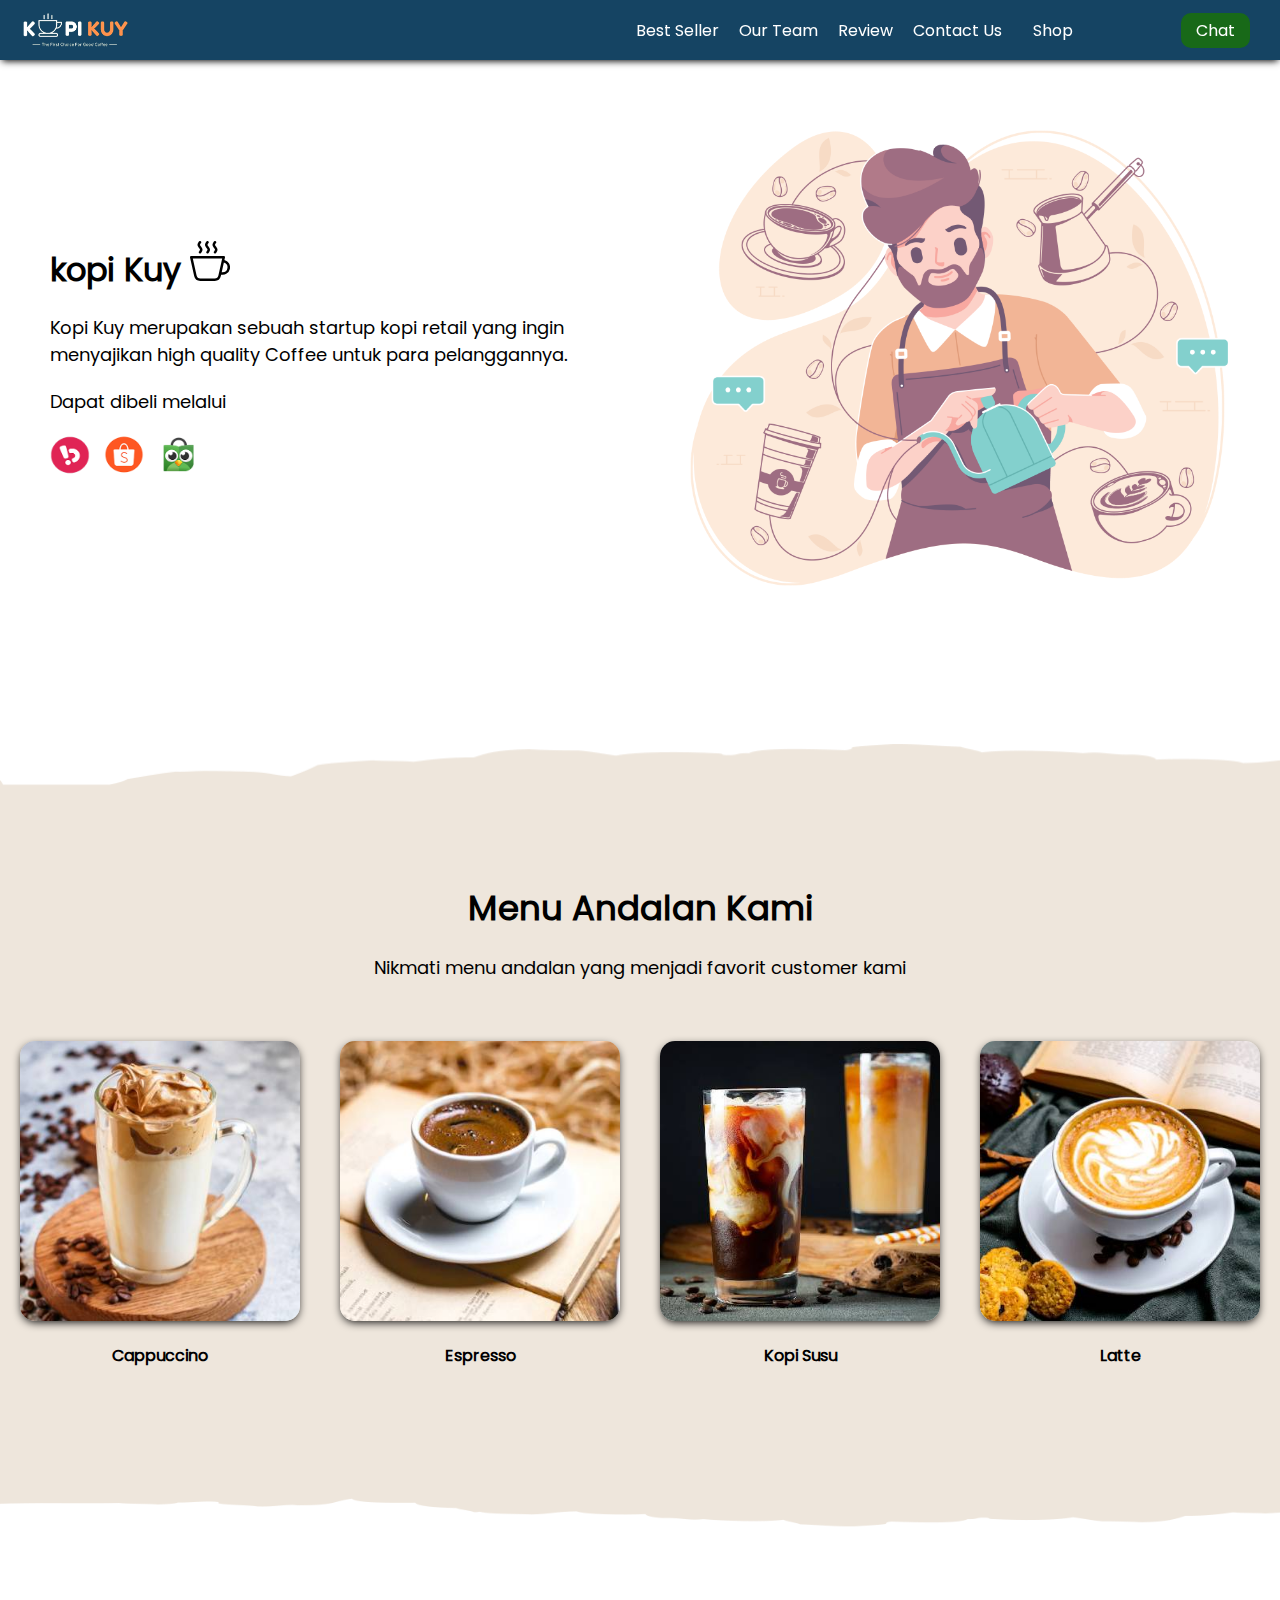
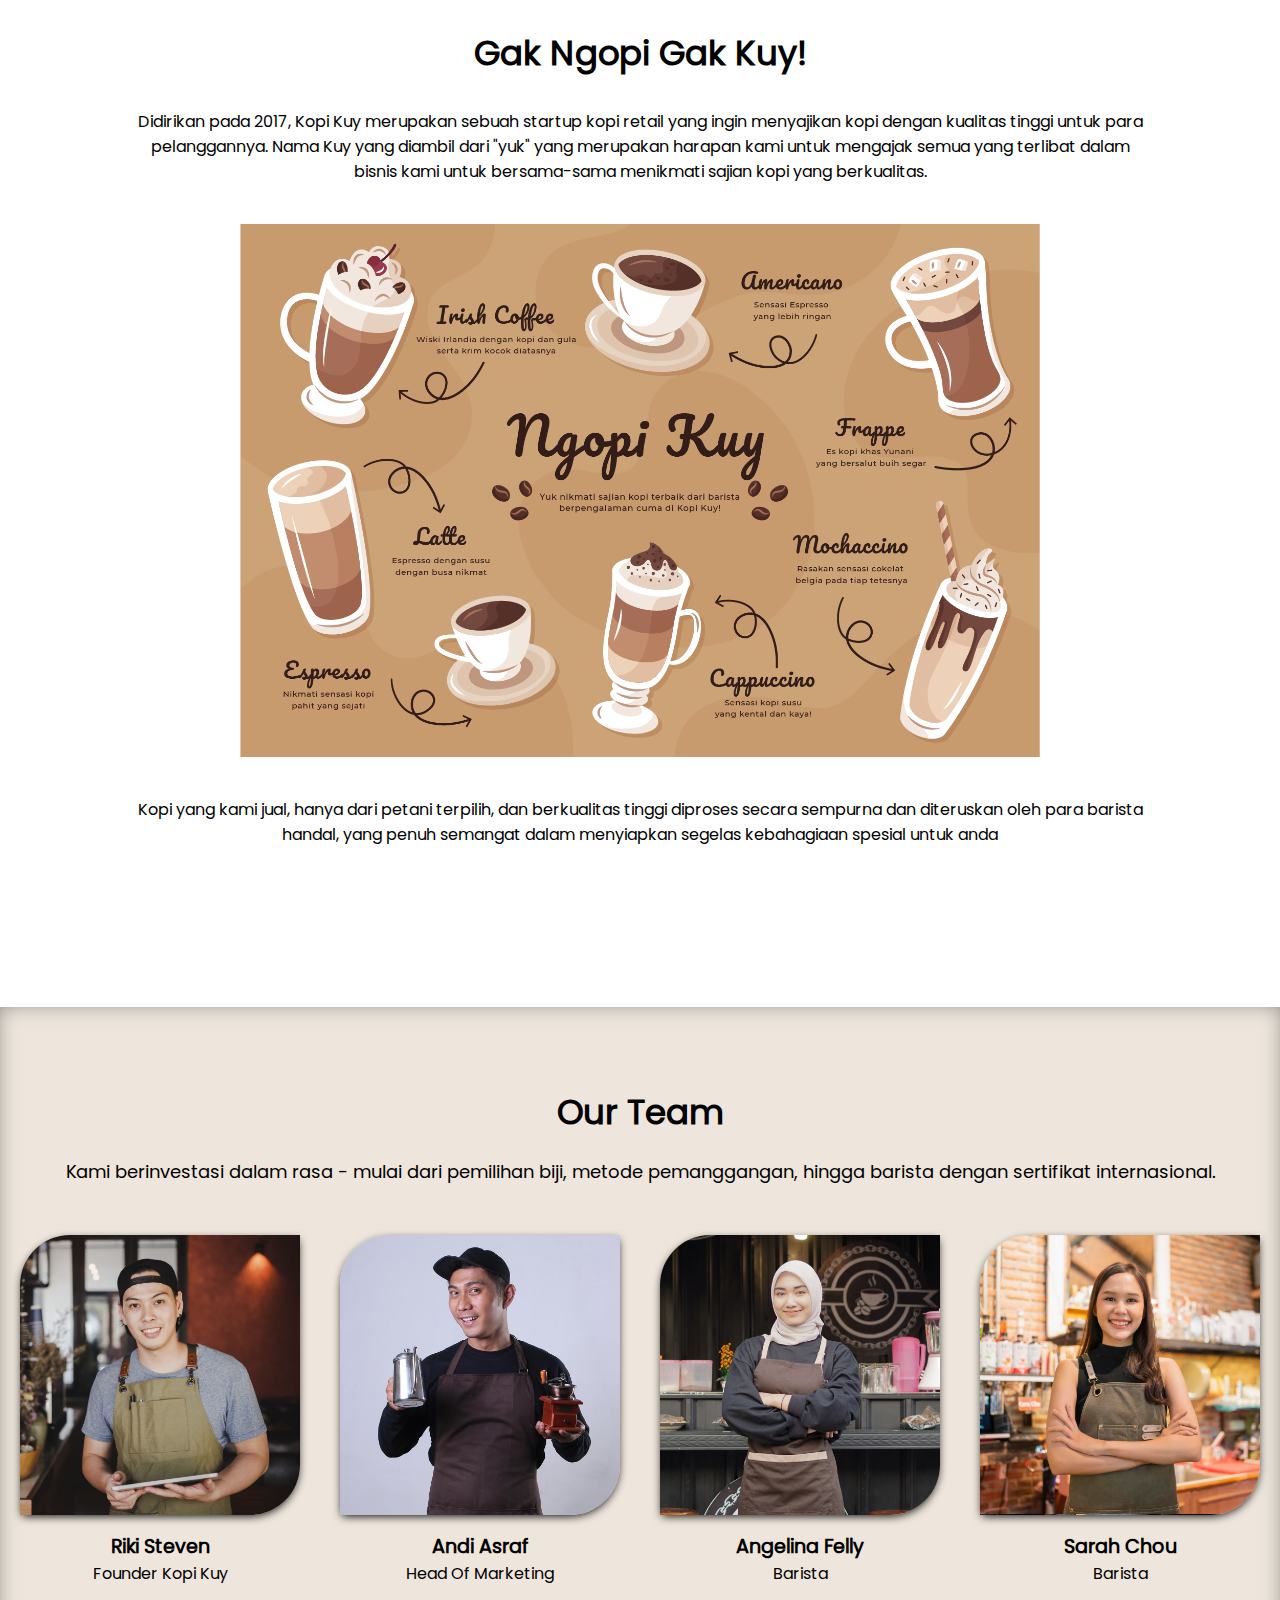
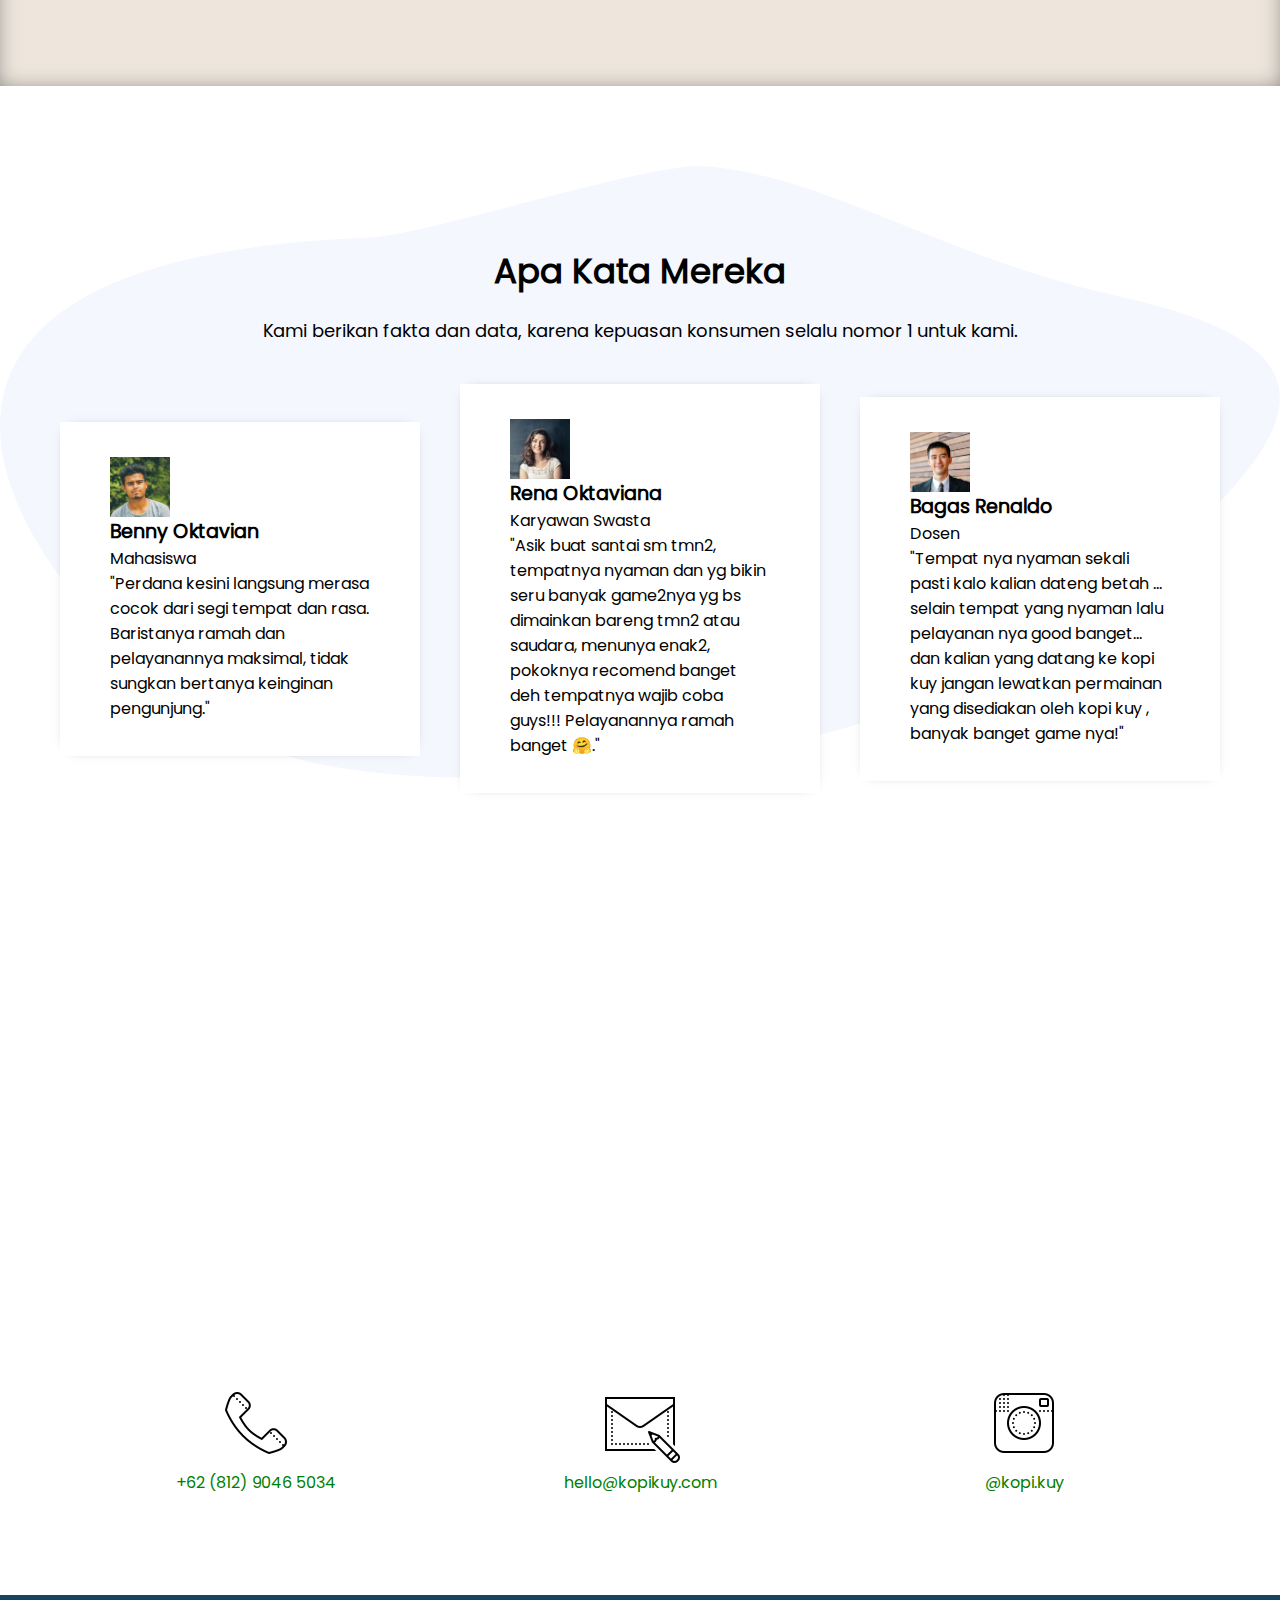
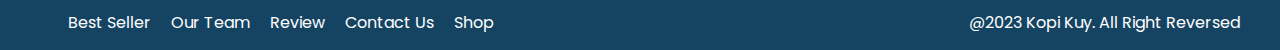
<file: index.html>
<!DOCTYPE html>
<html lang="id">

<head>
    <meta charset="UTF-8">
    <meta http-equiv="X-UA-Compatible" content="IE=edge">
    <meta name="viewport" content="width=device-width, initial-scale=1.0">
    <link rel="shortcut icon" href="images/favicon.ico" type="image/x-icon">
    <title>Website Kopi Kuy</title>
    <link rel="stylesheet" href="css/style.css">
</head>

<body>
    <nav>
        <img class="logo" src="images/logo/logo_kuy.png">
        <div class="navigasi">
            <a href="#best-seller">Best Seller</a>
            <a href="#our-team">Our Team</a>
            <a href="#review">Review</a>
            <a href="#contact-us">Contact Us</a>
        </div>
        <a class="shop" href="produk.html">Shop</a>
        <a class="chat" href="https://wa.me/628123456?text=Saya ingin bertanya" target="_blank">Chat</a>
    </nav>

    <!-- Tulis Kode HTML / <header> Setelah baris di bawah ini (baris 28) -->

<header>
    <div class="kiri">
        <h1>
            kopi Kuy
            <img src="images/icon/icon_kopi.svg" alt="">
        </h1>
        <p>Kopi Kuy merupakan sebuah startup kopi retail yang ingin menyajikan 
            high quality Coffee untuk para pelanggannya.
        </p>
        <p>
            Dapat dibeli melalui
        </p>
       
        <div class="olshop">
            <img src=" images/logo/logo_bukalapak.png" alt="">
            <img src=" images/logo/logo_shopee.png" alt="">
            <img src=" images/logo/logo_tokopedia.png" alt="">
        </div>

    </div>
    <div class="kanan">
        <img src="images/header/header6.png " alt="">

    </div>
</header>
 
<section class="best-seller" id="best-seller">
    <h2>
        Menu Andalan Kami
    </h2>
    <p>
        Nikmati menu andalan yang menjadi favorit customer kami
    </p>
    <div class="produk">
        <img src="images/produk/product_capuchino.jpg" alt="">
        <p>Cappuccino</p>
    </div>

    <div class="produk">
        <img src="images/produk/product_espresso.jpg" alt="">
        <p>Espresso</p>
    </div>

    </div><div class="produk">
        <img src="images/produk/product_kopi_susu.jpg" alt="">
        <p>Kopi Susu</p>
    </div>

    </div><div class="produk">
        <img src="images/produk/product_latte.jpg" alt="">
        <p>Latte</p>
    </div>

</section>

 <section class="about-us" id="about-us">
    <h2>
        Gak Ngopi Gak Kuy!
    </h2>
    <p>
        Didirikan pada 2017, Kopi Kuy merupakan sebuah startup kopi retail 
        yang ingin menyajikan kopi dengan kualitas tinggi untuk para pelanggannya. 
        Nama Kuy yang diambil dari "yuk" yang merupakan harapan kami untuk mengajak semua 
        yang terlibat dalam bisnis kami untuk bersama-sama menikmati sajian kopi yang berkualitas.
    </p>
    <img src="images/about-us/aset_kopi_jumbo.png" alt="">
    <p>
        Kopi yang kami jual, hanya dari petani terpilih, dan berkualitas tinggi diproses 
    secara sempurna dan diteruskan oleh para barista handal, yang penuh semangat 
    dalam menyiapkan segelas kebahagiaan spesial untuk anda
    </p>
</section>

<section class="our-team" id="our-team">
    <h2>
        Our Team
    </h2>
    <p>
        Kami berinvestasi dalam rasa - mulai dari pemilihan biji, metode pemanggangan, 
        hingga barista dengan sertifikat internasional.
    </p>
    <div class="team">
        <img src="images/team/team1.jpg" alt="">
        <h3>Riki Steven</h3>
        <p>Founder Kopi Kuy</p>
    </div>
    <div class="team">
        <img src="images/team/team2.jpg" alt="">
        <h3>Andi Asraf</h3>
        <p>Head Of Marketing</p>
    </div>
    <div class="team">
        <img src="images/team/team3.jpg" alt="">
        <h3>Angelina Felly</h3>
        <p>Barista</p>
    </div>
    <div class="team">
        <img src="images/team/team4.jpg" alt="">
        <h3>Sarah Chou</h3>
        <p>Barista</p>
    </div>
</section>

<section class="review" id="review">
    <h2> 
        Apa Kata Mereka
    </h2>
    <p>
        Kami berikan fakta dan data, karena kepuasan konsumen selalu nomor 1 untuk kami.
    </p>
    <div class="testimoni">
        <img src=" images/customer/customer1.jpg" alt="">
        <div class="profile"> </div>
            <h3>Benny Oktavian</h3>
            <p>Mahasiswa</p>
            <p>"Perdana kesini langsung merasa cocok dari segi tempat dan rasa. 
                Baristanya ramah dan pelayanannya maksimal, tidak sungkan bertanya keinginan pengunjung."</p>
    </div>
    <div class="testimoni">
        <img src="  images/customer/customer2.jpg" alt="">
        <div class="profile"></div>
            <h3>Rena Oktaviana</h3>
            <p>Karyawan Swasta</p>
            <p>"Asik buat santai sm tmn2, tempatnya nyaman dan yg bikin seru banyak game2nya 
                yg bs dimainkan bareng tmn2 atau saudara, menunya enak2, pokoknya recomend 
                banget deh tempatnya wajib coba guys!!! Pelayanannya ramah banget 🤗."</p>
    </div>
    <div class="testimoni">
        <img src=" images/customer/customer3.jpg" alt="">
        <div class="profile"></div>
            <h3>Bagas Renaldo</h3>
            <p>Dosen</p>
            <p>"Tempat nya nyaman sekali pasti kalo kalian dateng betah ... 
                selain tempat yang nyaman lalu pelayanan nya good banget... 
                dan kalian yang datang ke kopi kuy jangan lewatkan permainan yang disediakan 
                oleh kopi kuy , banyak banget game nya!"</p>
    </div>
   
</section>

<section class="contact-us" id="contact-us">
    <iframe src="https://www.google.com/maps/embed?pb=!1m14!1m8!1m3!1d7932.741866032694!2d106.668581!3d-6.214715!3m2!1i1024!2i768!4f13.1!3m3!1m2!1s0x2e69f9912c7f297b%3A0xe5a3a671dae861ab!2sKopi%20kuy!5e0!3m2!1sid!2sid!4v1680617229460!5m2!1sid!2sid"
            allowfullscreen="" loading="lazy" referrerpolicy="no-referrer-when-downgrade"" frameborder="0">
    </iframe>
    <div class="kontak">
        <img src="images/icon/icon_phone.png" alt="">
        <p>+62 (812) 9046 5034</p>
    </div>
    <div class="kontak">
        <img src="images/icon/icon_mail.png" alt="">
        <p>hello@kopikuy.com</p>
    </div>
    <div class="kontak">
        <img src="images/icon/icon_instagram.png" alt="">
        <p>@kopi.kuy</p>
    </div>

</section>

<footer>
    <div class="navigasi">
        <a href="#best-seller">Best Seller</a>
        <a href="#our-team">Our Team</a>
        <a href="#review">Review</a>
        <a href="#contact-us">Contact Us</a>
        <a href="produk.html">Shop</a>
    </div>
    <p>@2023 Kopi Kuy. All Right Reversed</p>
</footer>

  
</section>
 
    <!--
        Kode HTML tidak boleh lewat dari batas ini
        Pastikan setiap section di tutup
        misalnya kode <section class="best-seller"> harus ada
        di bawah kode </header> (perhatikan ada garis miringnya
        dan setiap section harus setelah kode </section>
        jangan menulis <section> di dalam <section>
    -->
</body>

</html>
</file>
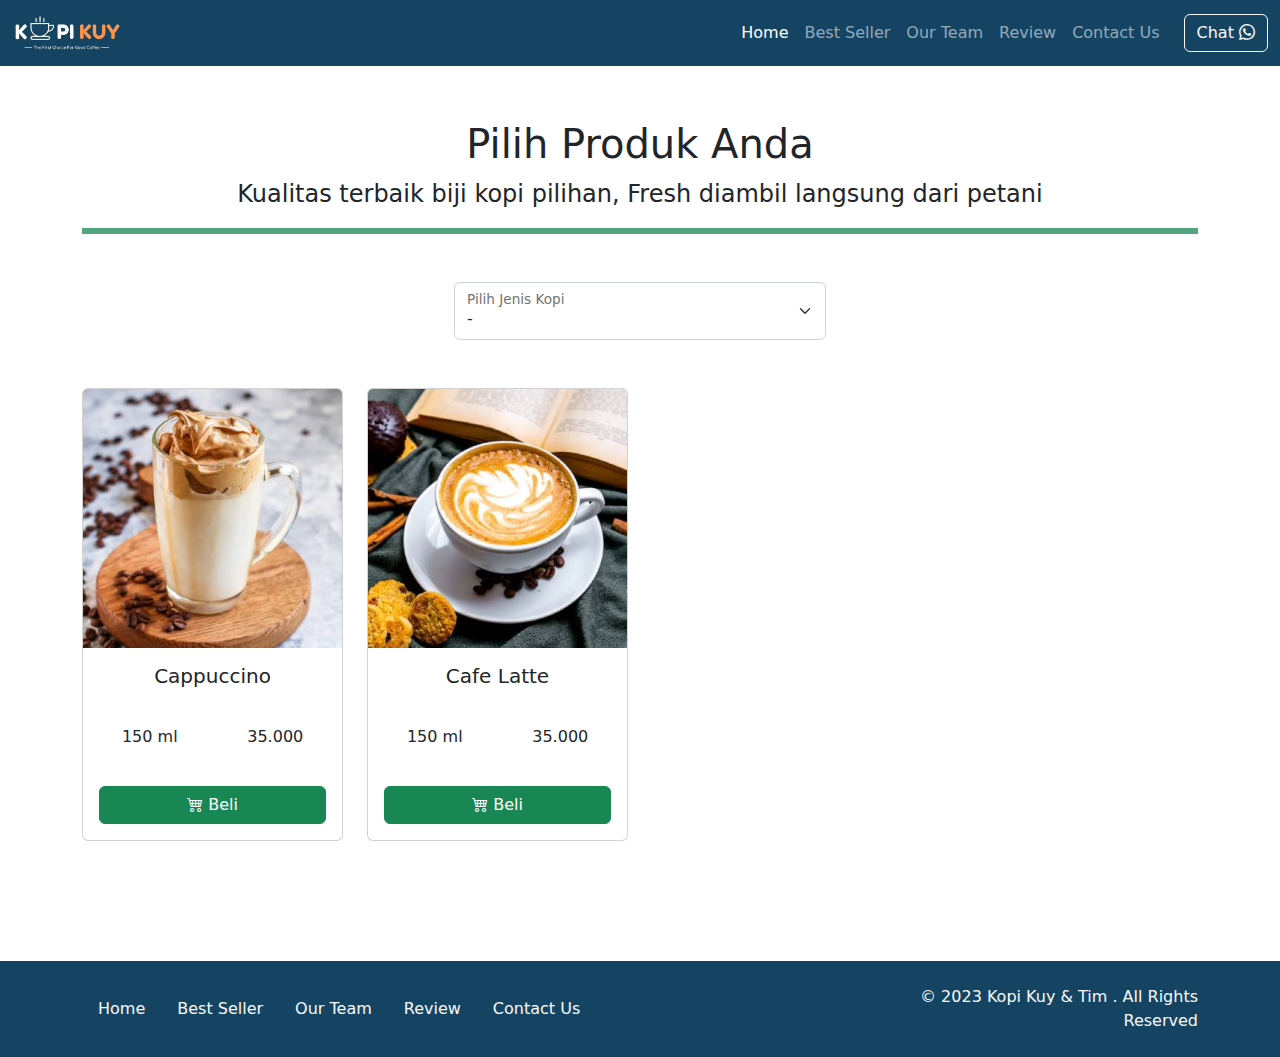
<file: produk.html>
<!DOCTYPE html>
<html lang="id">

<head>
    <meta charset="UTF-8">
    <meta http-equiv="X-UA-Compatible" content="IE=edge">
    <meta name="viewport" content="width=device-width, initial-scale=1.0">
    <link rel="shortcut icon" href="images/favicon/favicon.ico" type="image/x-icon">
    <title>Produk</title>
    <link rel="shortcut icon" href="images/favicon.ico" type="image/x-icon">
    <link rel="stylesheet" href="vendor/bootstrap/bootstrap.min.css">
    <link rel="stylesheet" href="vendor/bootstrap/bootstrap-icons.css">
    <script src="vendor/bootstrap/bootstrap.bundle.min.js"></script>
    <style>
        section {
            min-height: 90vh;
        }
        .bg-custom {
            background-color:#154463;
        }
    </style>
    <script src="js/jquery-3.6.3.min.js"></script>
</head>

<body> {
    <nav class="navbar navbar-expand-lg bg-custom navbar-dark w-100 fixed-top">
        <div class="container-fluid">
            <a class="navbar-brand" href="#">
                <img class="logo" src="images/logo/logo_kuy.png" height="40">
            </a>
            <button class="navbar-toggler" type="button" data-bs-toggle="collapse"
                data-bs-target="#navbarSupportedContent" aria-controls="navbarSupportedContent" aria-expanded="false"
                aria-label="Toggle navigation">
                <span class="navbar-toggler-icon"></span>
            </button>
            <div class="collapse navbar-collapse" id="navbarSupportedContent">
                <ul class="navbar-nav ms-auto me-3 mb-2 mb-lg-0">
                    <li class="nav-item">
                        <a class="nav-link active" aria-current="page" href="index.html">Home</a>
                    </li>
                    <li class="nav-item">
                        <a class="nav-link" href="index.html#best-seller">Best Seller</a>
                    </li>
                    <li class="nav-item">
                        <a class="nav-link" href="index.html#our-team">Our Team</a>
                    </li>
                    <li class="nav-item">
                        <a class="nav-link" href="index.html#review">Review</a>
                    </li>
                    <li class="nav-item">
                        <a class="nav-link" href="index.html#contact-us">Contact Us</a>
                    </li>
                </ul>
                <a class="btn btn-outline-light" href="https://wa.me/6281290465034" target="_blank">Chat <i
                        class="bi bi-whatsapp"></i></a>

            </div>
        </div>
    </nav>

    <section class="produk text-center my-5 py-5">
        <div class="container">
            <h1>Pilih Produk Anda</h1>
            <p class="fs-4">Kualitas terbaik biji kopi pilihan, Fresh diambil langsung dari petani</p>
            <hr class="border border-success border-3 opacity-75">

            <div class="form-floating col-md-4 mx-auto my-5">

                <select class="form-select" id="select_kopi">
                    <option selected disabled>-</option>
                    <option value="arabica">Arabica</option>
                    <option value="robusta">Robusta</option>
                    <option value="nonkopi">Non kopi</option>
                    <option value="cemilan">Cemilan</option>
                </select>

                <label for="select_kopi">Pilih Jenis Kopi</label>

            </div>

            <div id="baris_produk" class="row row-cols-1 row-cols-md-2 row-cols-lg-4 ">
                <div class="col mb-4">
                    <div class="card">
                        <img src="images/produk/product_capuchino.jpg" class="card-img-top" alt="...">
                        <div class="card-body">
                            <h5 class="card-title">Cappuccino</h5>
                            <div class="row hargasize my-3">
                                <div class="col">
                                    150 ml
                                </div>
                                <div class="col">
                                    35.000
                                </div>
                            </div>
                            <a href="#" class="btn btn-success w-100"><i class="bi bi-cart4"></i> Beli</a>
                        </div>
                    </div>
                </div>
               <div class="col mb-4">
                    <div class="card">
                        <img src="images/produk/product_latte.jpg" class="card-img-top" alt="...">
                        <div class="card-body">
                            <h5 class="card-title">Cafe Latte</h5>
                            <div class="row hargasize my-3">
                                <div class="col">
                                    150 ml
                                </div>
                                <div class="col">
                                    35.000
                                </div>
                            </div>
                            <a href="#" class="btn btn-success w-100"><i class="bi bi-cart4"></i> Beli</a>
                        </div>
                    </div>
                </div>
            </div>
        </div>
    </section>
    

    <footer class="bg-custom py-4">
        <div class="container">
            <div class="row align-items-center">
                <div class="col-md-8">
                    <ul class="nav">
                        <li class="nav-item">
                            <a class="nav-link link-light active" aria-current="page" href="index.html">Home</a>
                        </li>
                        <li class="nav-item">
                            <a class="nav-link link-light" href="index.html#best-seller">Best Seller</a>
                        </li>
                        <li class="nav-item">
                            <a class="nav-link link-light" href="index.html#our-team">Our Team</a>
                        </li>
                        <li class="nav-item">
                            <a class="nav-link link-light" href="index.html#review">Review</a>
                        </li>
                        <li class="nav-item">
                            <a class="nav-link link-light" href="index.html#contact-us">Contact Us</a>
                        </li>
                    </ul>
                </div>
                <div class="col-md-4 text-light text-end">
                     &copy; 2023 Kopi Kuy &amp; Tim . All Rights Reserved
                </div>
            </div>
        </div>
    </footer>

    <script>
        var sumber = "https://rikikurnia.com/prakerja/api/kopi"
        var sumber2 = "data.json"

        select_kopi.onchange = function () {
            var dipilih = this.value
            console.log(dipilih)
            ambilData(dipilih)
        }


        function ambilData(dipilih) {
            var template = ""
            $.getJSON(sumber2).then(function (data) {
                var data_kopi = data[dipilih]
                console.log(data_kopi)

                data_kopi.forEach(item => {
                    template += `<div class="col mb-4">
                            <div class="card">
                                <img src="${item.foto}" class="card-img-top" alt="...">
                                <div class="card-body">
                                    <h5 class="card-title">${item.nama}</h5>
                                    <div class="row my-4">
                                        <div class="col">
                                            ${item.size}
                                        </div>
                                        <div class="col">
                                            ${item.harga}
                                        </div>
                                    </div>
                                    <a href="${item.link}" class="btn btn-success w-100"><i class="bi bi-cart4"></i> Beli</a>
                                </div>
                            </div>
                        </div>`
                });
                
                baris_produk.innerHTML = template
            })
        }

    </script>
</body>

</html>
</file>
<file: css/style.css>
/* Kode * di bawah ini untuk mereset tampilan setiap web browser supaya seragam */

* {
   box-sizing: border-box;
   margin: 0;
   padding: 0;
}

html {
   /* scroll-behavior: smooth agar scroll ketika klik pada navigasi menjadi halus */
   scroll-behavior: smooth;
}

/* 
Kode di bawah ini untuk mengatur nav sampai footer agar memiliki tampilan flexibel
selengkapnya akan di bahas di hari ke 3
*/

nav,
header,
section,
footer {
   /* 
      display: flex memiliki pengaturan yang dapat mengatur agar elemen
      di dalamnya memiliki ukuran yang fleksibel
      digunakan saat ada elemen yang isinya lebih dari satu kolom
   */
   display: flex;
   /* 
      align-items: center mengatur elemen di dalamnya rata tengah vertikal
   */
   align-items: center;

   /* 
      justify-content: center mengatur elemen di dalamnya rata tengah horizontal
   */
   justify-content: center;

   /* 
      flex-wrap: wrap mengatur agar jika lebar elemen berlebih, maka elemen
      akan otomatis diletakan di baris baru (tidak dipaksakan di satu baris)
   */
   flex-wrap: wrap;
}



/* 
Kode @font-face untuk menginstall font ke dalam Website 
src adalah untuk lokasi fontnya, font dapat di cari di website https://fonts.google.com/
dengan memberi nama family, maka kita mendaftarkan font tersebut ke dalam website
*/

@font-face {
   src: url(../fonts/poppins.woff2);
   font-family: 'Poppins';
}

body {
   /* 
   mendaftarkan semua teks pada body menjadi family Poppins 
   kenapa pada body? karena elemen body membungkus semua elemen dari nav section sampai footer
   */
   font-family: 'Poppins';
}

/*
Misalnya ada font dari google yang bernama Irish Grover yang berada di:
https://fonts.gstatic.com/s/irishgrover/v23/buExpoi6YtLz2QW7LA4flVgv__RP.woff2

maka bisa coba copy kode berikut untuk menginstall font tadi:

@font-face {
  font-family: 'Irish Grover';
  font-style: normal;
  font-weight: 400;
  src: url(https://fonts.gstatic.com/s/irishgrover/v23/buExpoi6YtLz2QW7LA4flVgv__RP.woff2) format('woff2');
}

Jika kode di atas sudah di copy
Nanti pada element yang ingin menggunakan font Irish Grover Tadi, tinggal diganti font-familynya
misal mau mengganti h1 dan h2 maka kodenya sebagai berikut:

h1,h2 {
   font-family: 'Irish Grover';
}

*/


a {
   /* menghilangkan garis bawah pada link */
   text-decoration: none;

   /* 
   color: adalah untuk mengganti warna tulisan.
   color:unset digunakan pada a untuk menghilangkan warna bawaan pada link (biasanya warna biru) 
   */
   color: unset;
}

h2 {
   /* mengatur ukuran huruf ke 34 pixel */
   font-size: 34px;
}

h3 {
   /* mengatur ukuran huruf ke 1.2rem */
   font-size: 1.2rem;
}

h1,
h2,
h3 {
   /* mengatur tebal huruf bisa bold, normal*/
   font-weight: bold;
}

img {
   /* 
      kode max-width artinya lebar maksimal
      mengatur agar semua elemen img memiliki lebar maksimal 100% agar
      besar gambar tidak melebihi layar ataupun elemen pembungkus
   */
   max-width: 100%;
}

/* Navigasi */

nav {
   /* 
   background-color mengatur warna latar belakang 
   untuk pengguna hp, pergantian warna tidak bisa seperti vs code
   hanya dapat menggunakan warna bahasa inggris seperti: red, green, brown, purple dsb
   untuk pengguna vscode silahkan arahkan mouse ke kotak warna di bawah
   untuk mengganti warna sesuai keinginan
   */
   background-color: #154463;

   /* box-shadow membuat efek bayangan */
   box-shadow: 0 3px 7px -2px #000;

   /* width mengatur lebar elemen. 100% agar lebarnya full dari kiri sampai kanan layar */
   width: 100%;

   /* 
   padding digunakan untuk memberi jarak ke dalam. 
   efeknya bila digunakan pada elemen yang memiliki warna latar akan membuat elemen tersebut 'gemuk'
   padding-top artinya jarak ke atas, nilai padding dapat berupa
   padding-top, padding-bottom, padding-left, padding-right
   */
   padding-top: 10px;
   padding-bottom: 10px;

   /* 
   position mengatur posisi elemen, position:fixed supaya elemen nav akan ikut menempel di atas layar
   saat kita scroll ke bawah. Jika ingin navigasi gak nempel, bisa menggunakan position:static;
   */
   position: fixed;

   /* Nilai z-index semakin besar, maka elemen akan semakin di depan */
   z-index: 500;
}

img.logo {
   /* height mengatur tinggi elemen */
   height: 40px;
   /* penjelasan margin mirip dengan padding, fungsinya untuk memberi jarak pada elemen */
   margin-left: 20px;
}

div.navigasi {
   margin-left: auto;
   margin-right: 15px;
}

nav a {
   color: #fff;
   padding-left: 8px;
   padding-right: 8px;
}

a.shop {
   margin-right: 100px;
}

a.chat {
   margin-right: 30px;
   background-color: rgb(24, 105, 24);
   color: #fff;
   padding-top: 5px;
   padding-right: 15px;
   padding-bottom: 5px;
   padding-left: 15px;
   border-radius: 10px;
}


/* 
   PERHATIKAN bahwa dalam mengatur elemen, nama elemen langsung ditulis
   sedangkan untuk mengatur class, dibutuhkan tanda titik (.) terlebih dulu
   img {} berarti seluruh elemen dengan tag img (<img src="....">), 
   sedangkan .img artinya hanya elemen dengan class img (<img class="img" src="...">) 
*/


/* HEADER */


header,
section {
   /*
    padding mengatur jarak ke dalam
    pada padding dan margin ditambahkan top / right / bottom / top 
    untuk mengatur jarak masing-masing 
   */
   padding-top: 80px;
   padding-bottom: 80px;

   /* margin mengatur jarak ke luar */
   margin-bottom: 80px;
}

/* penulisan CSS dapat digabung dengan beberapa elemen */
header div.kiri,
header div.kanan {
   /* width mengatur lebar elemen. 50% artinya setengah ukuran elemen pembungkus */
   width: 50%;
   padding: 50px;
}

header h1 {
   margin-bottom: 20px;
}

header p {
   /* font-size digunakan untuk mengatur ukuran huruf */
   font-size: 18px;
   margin-bottom: 20px;
}

div.olshop img {
   width: 40px;
   /* aspect-ratio:1 agar tinggi menyesuaikan width */
   aspect-ratio: 1;
   margin-right: 10px;
}

/* Best Seller */

section.best-seller {
   position: relative;

   /* background-color mengatur warna latar belakang elemen */
   background-color: #EEE6DC;

   /* text-align mengatur rata tulisan, bisa bernilai: left, right, center, justify */
   text-align: center;
}

/* 
terkait position, after, dan before memerlukan pemahaman mendalam
terkait layout pada CSS untuk dapat memahami secara penuh 
*/

section.best-seller::before,
section.best-seller::after {
   position: absolute;
   content: "";
   width: 100%;
   height: 76px;

   /* background-image untuk menambahkan gambar sebagai background */
   background-image: url(../images/background/garis-atas.png);

   /*background-size agar gambar latar menyesuaikan tinggi / lebar elemen */
   background-size: cover;

   top: -60px;
   left: 0;
}

section.best-seller::after {
   height: 60px;
   background-image: url(../images/background/garis-bawah.png);
   top: unset;
   bottom: -60px;
}

section.best-seller h2 {
   margin-bottom: 20px;
   width: 100%;
}

/* 
Penulisan section.best-seller > p berarti mengatur elemen p yang langsung
di bungkus oleh elemen <section class="best-seller">
aturan ini tidak berlaku untuk elemen <p> yang ada di dalam <div class="produk">
*/

section.best-seller>p {
   font-size: 18px;
   margin-bottom: 40px;
   width: 100%;
}

div.produk {
   /* 
      Penulisan padding dan margin seperti padding:20px ini penulisan singkat 
      yang berarti top, right, bottom, left nilainya sama, yaitu 20px 
   */
   padding: 20px;
   width: 25%;
}

div.produk img {
   /* transition membuat animasi transisi dari perubahan style, 0.3s berarti 0.3 detik */
   transition: all 0.3s ease;

   /* border-radius  Membuat sudut membulat */
   border-radius: 15px;

   /* box-shadow membuat efek bayangan */
   box-shadow: 0 3px 10px -2px #000;
}

/*

kode div.produk img:hover akan dijalankan saat mouse ada di atas elemen <img> yang ada
di dalam <div class="produk"> 
karena ada efek transition pada div.produk img 
maka akan menghasilkan efek animasi yang smooth

*/
div.produk img:hover {

   /* membuat transformasi, bisa berupa scale(1.05), rotate(180deg), translateY(-50px), dsb */
   transform: scale(0.9);
   border-radius: 50%;
}

div.produk p {
   margin-top: 15px;
   font-weight: bold;
}



/* About US */

section.about-us {
   /* max-width: 80%; mengatur lebar maksimal elemen tidak boleh melebihi 80% layar */
   max-width: 80%;

   /* margin-left dan margin-right auto akan membuat posisi elemen berada di tengah */
   margin-left: auto;
   margin-right: auto;
   text-align: center;
}

section.about-us h2 {
   margin-bottom: 30px;
   width: 100%;
}

section.about-us img {
   /* 
      Penulisan width: 800px dan max-width: 100% mengatur agar
      elemen memiliki lebar 800px namun tidak boleh melebihi 100% ukuran layar
   */
   width: 800px;
   max-width: 100%;
   margin: auto;
}

/*
section.about-us p:nth-child(2) berarti mengatur elemen ke 2 dengan jenis <p>
yang ada di dalam <section class="about-us">
*/

section.about-us p:nth-child(2) {
   margin-bottom: 40px;
}

section.about-us p:nth-child(4) {
   margin-top: 40px;
}


/* OUR TEAM */

section.our-team {
   background-color: #EEE6DC;
   box-shadow: inset 0px 0px 23px -6px #707070;
   text-align: center;
}

section.our-team h2 {
   margin-bottom: 20px;
   width: 100%;
}

section.our-team>p {
   margin-bottom: 30px;
   font-size: 18px;
   width: 800px;
   max-width: 90%;
   margin-left: auto;
   margin-right: auto;
   width: 100%;
}

div.team {
   width: 25%;
   padding: 20px;
}

div.team img {
   width: 100%;
   aspect-ratio: 1/1;
   object-fit: cover;
   box-shadow: 0 3px 10px -2px #000;
   border-radius: 50px 0px 50px 0px;
   margin-bottom: 10px;
}


/* REVIEW */

section.review {
   background-image: url(../images/background/bg-review.svg);
   /* 
      background-size: contain;
      membuat gambar latar belakang tidak terpotong
   */
   background-size: contain;

   /* 
      background-repeat: no-repeat;
      membuat gambar latar belakang tidak diulang (duplikat)
   */
   background-repeat: no-repeat;
   padding-left: 40px;
   padding-right: 40px;
   justify-content: space-around;
   /* align-items: stretch; membuat tinggi elemen di dalam .review .baris seragam */
   text-align: center;
}

section.review h2 {
   margin-bottom: 20px;
   width: 100%;
}

section.review>p {
   margin-bottom: 40px;
   font-size: 18px;
   width: 100%;
}

div.testimoni {
   width: 30%;
   display: flex;
   flex-wrap: wrap;
   padding: 35px 50px;
   box-shadow: 0px 0px 12px -10px #000;
   background-color: #fff;
}

div.testimoni img {
   width: 60px;
   height: 60px;
   margin-right: 15px;
   object-fit: cover;
}

div.profile {
   text-align: left;
   display: block;
   margin-bottom: 30px;
   width: calc(100% - 75px);
}

div.profile p {
   width: 100%;
   text-align: left;
}

div.testimoni>p {
   width: 100%;
   text-align: left;
}


/* CONTACT US */
section.contact-us {
   margin-bottom: 20px;
}

section.contact-us iframe {
   width: 100%;
   height: 300px;
   border: 0;
}

div.kontak {
   width: 30%;
   /* color mengatur warna tulisan */
   color: green;
   text-align: center;
   margin-top: 50px;
}


/* FOOTER */

footer {
   background-color: #154463;
   padding-top: 15px;
   padding-bottom: 15px;
   color: #fff;
   padding-right: 40px;
   padding-left: 40px;
}

footer div.navigasi {
   margin-left: 20px;
   margin-right: auto;
}

footer div.navigasi a {
   padding: 8px;
}

/* UNTUK kode RESPONSIF hari ke 3 tulis DI BAWAH sini */

@media (max-width:768px) {
   div.navigasi {
      display: none
   }

   a.shop {
      margin-right: 20px;
   }

   img.logo {
      margin-right: auto;
   }

   header div.kiri,
   header div.kanan {
      padding: 20px;
      text-align: center;
      width: 100%;
   }

   div.produk,
   div.team,
   div.kontak {
      width: 50%;
   }

   div.testimoni {
      width: 100%;
      margin-bottom: 30px;
   }
}

/* Kode CSS Selesai di sini */
</file>
